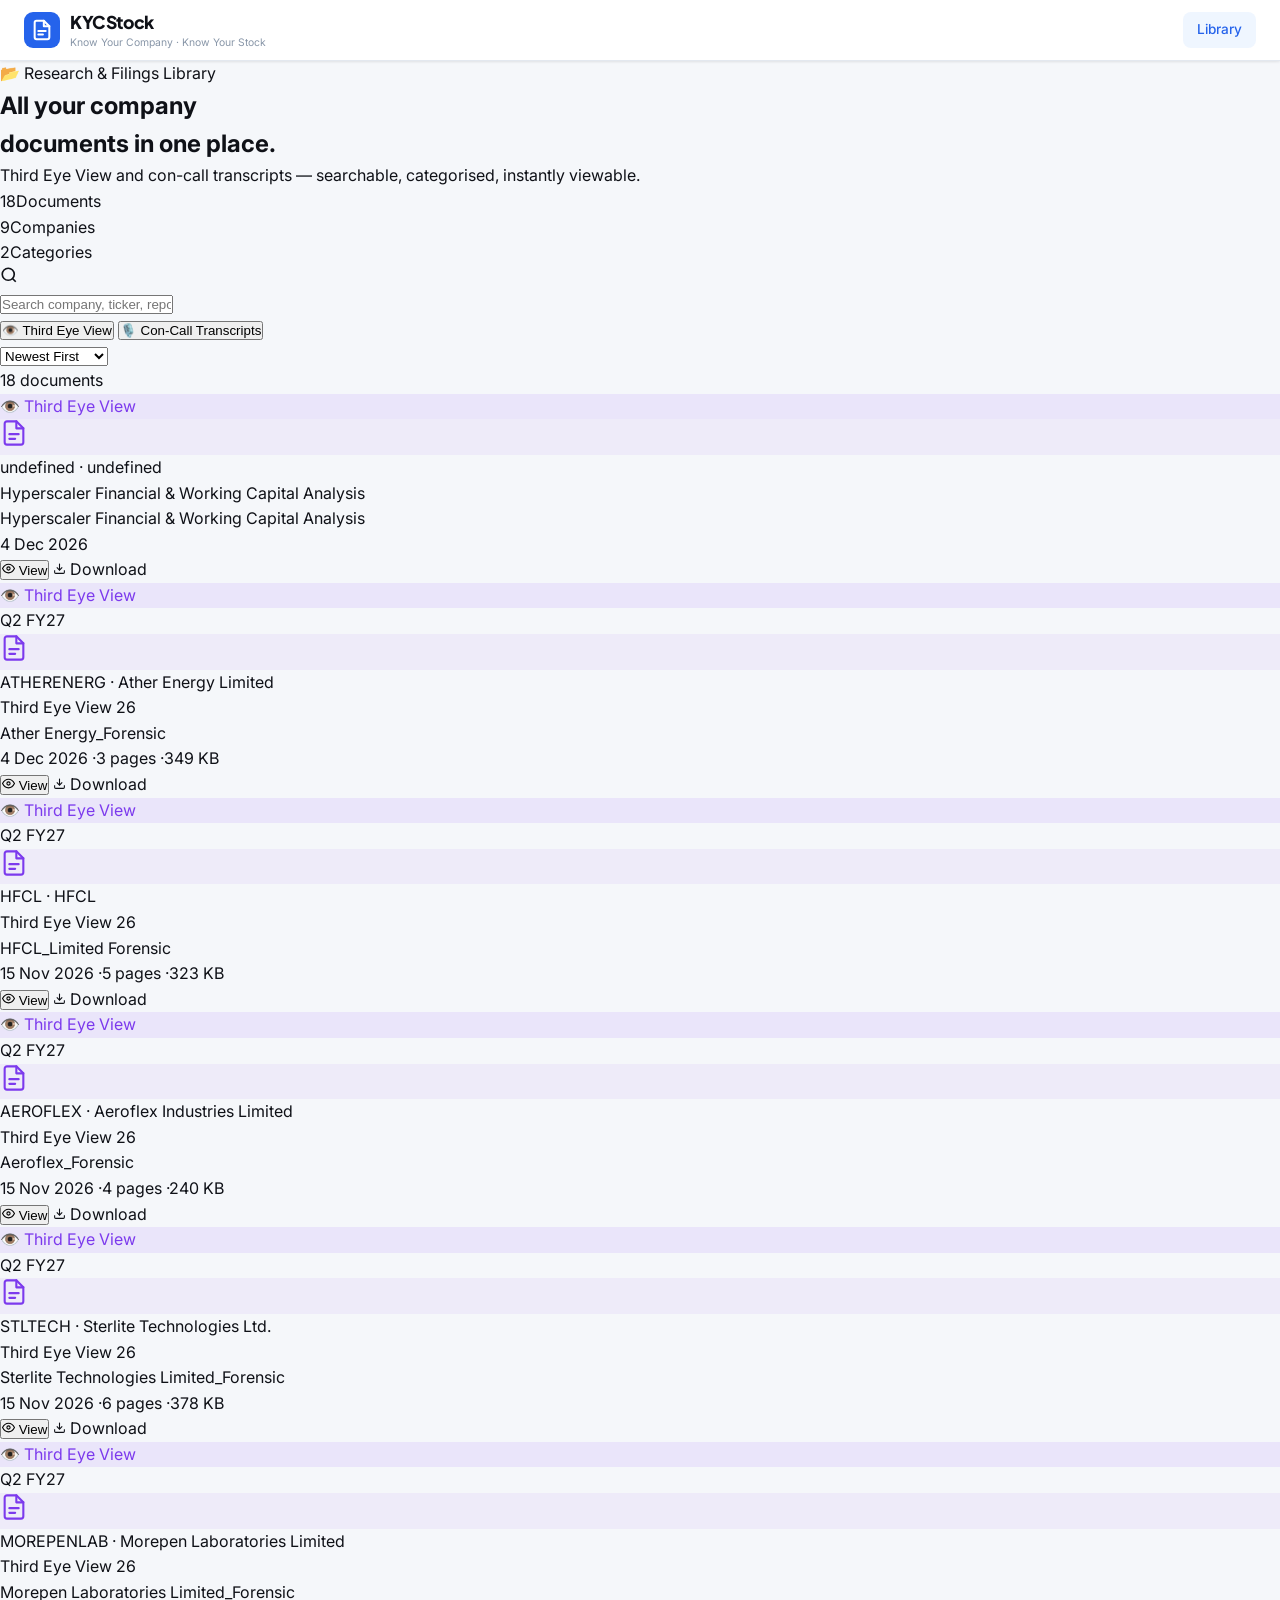
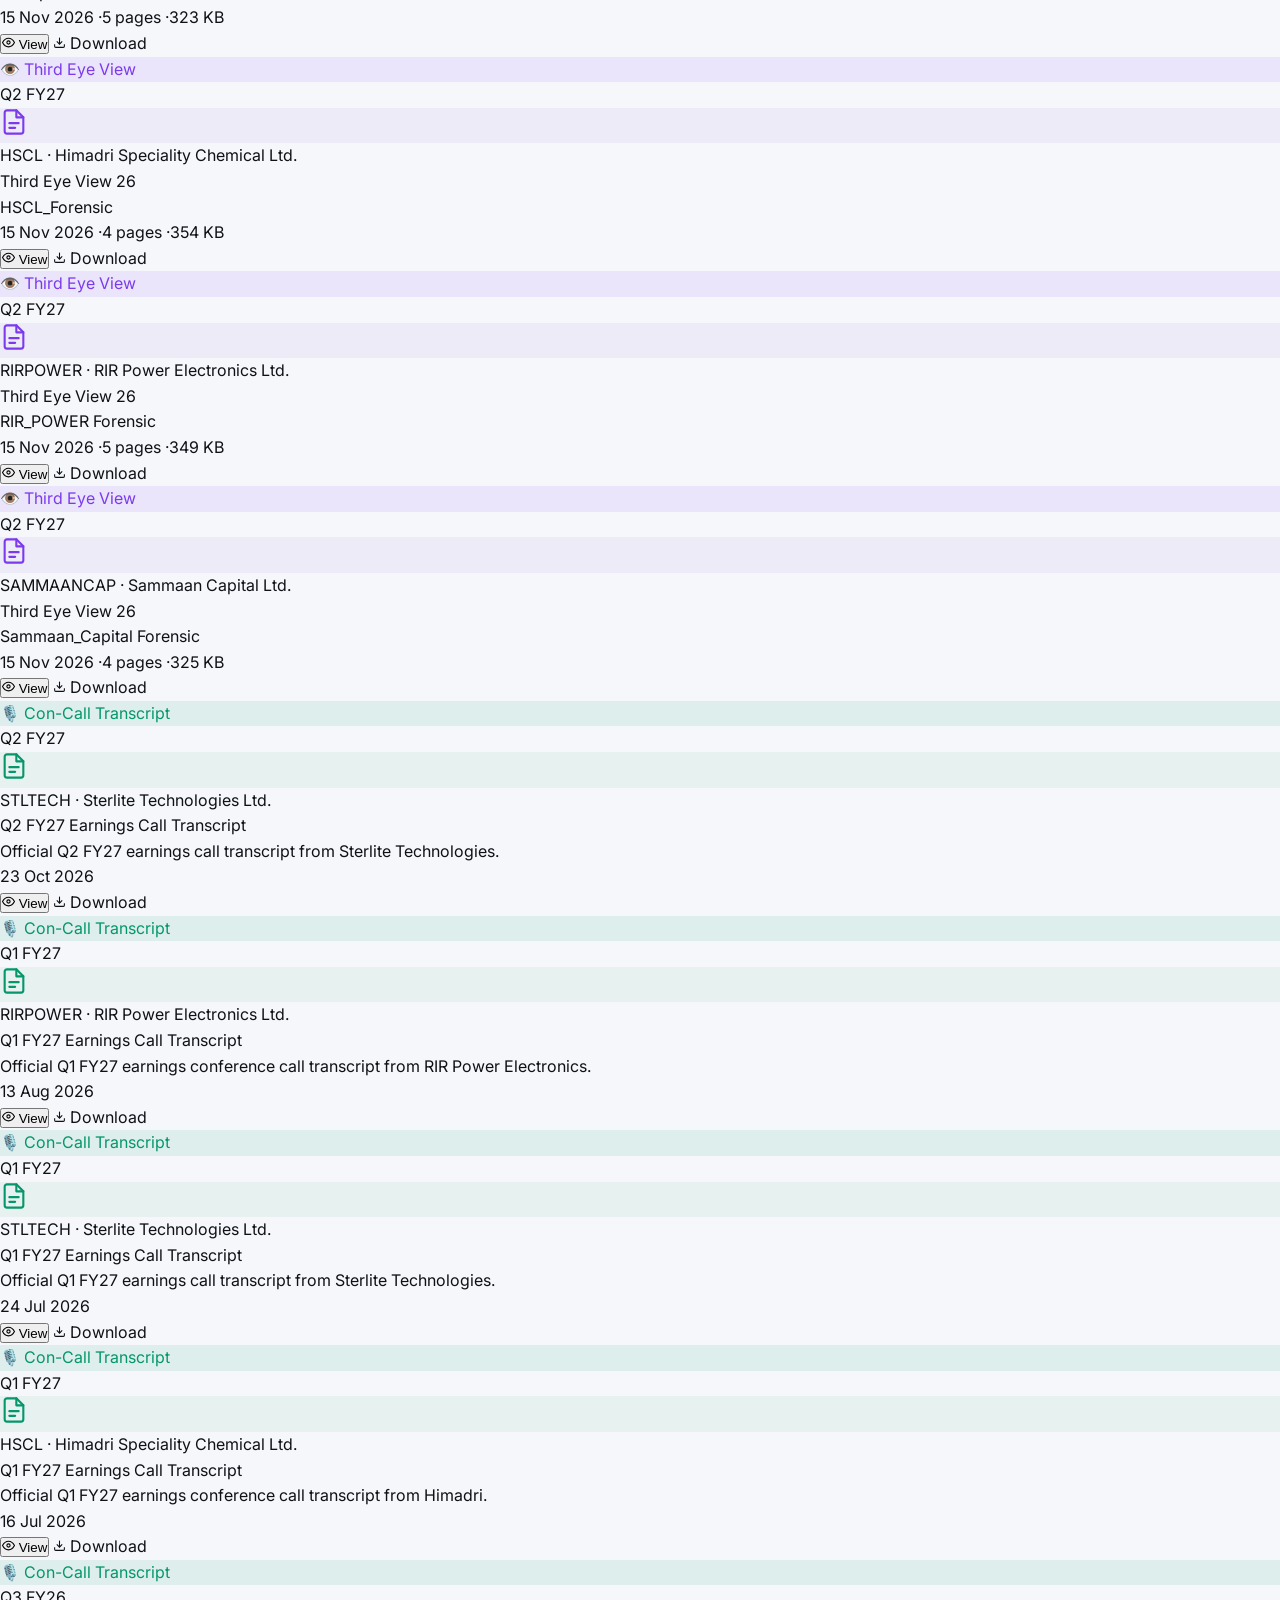
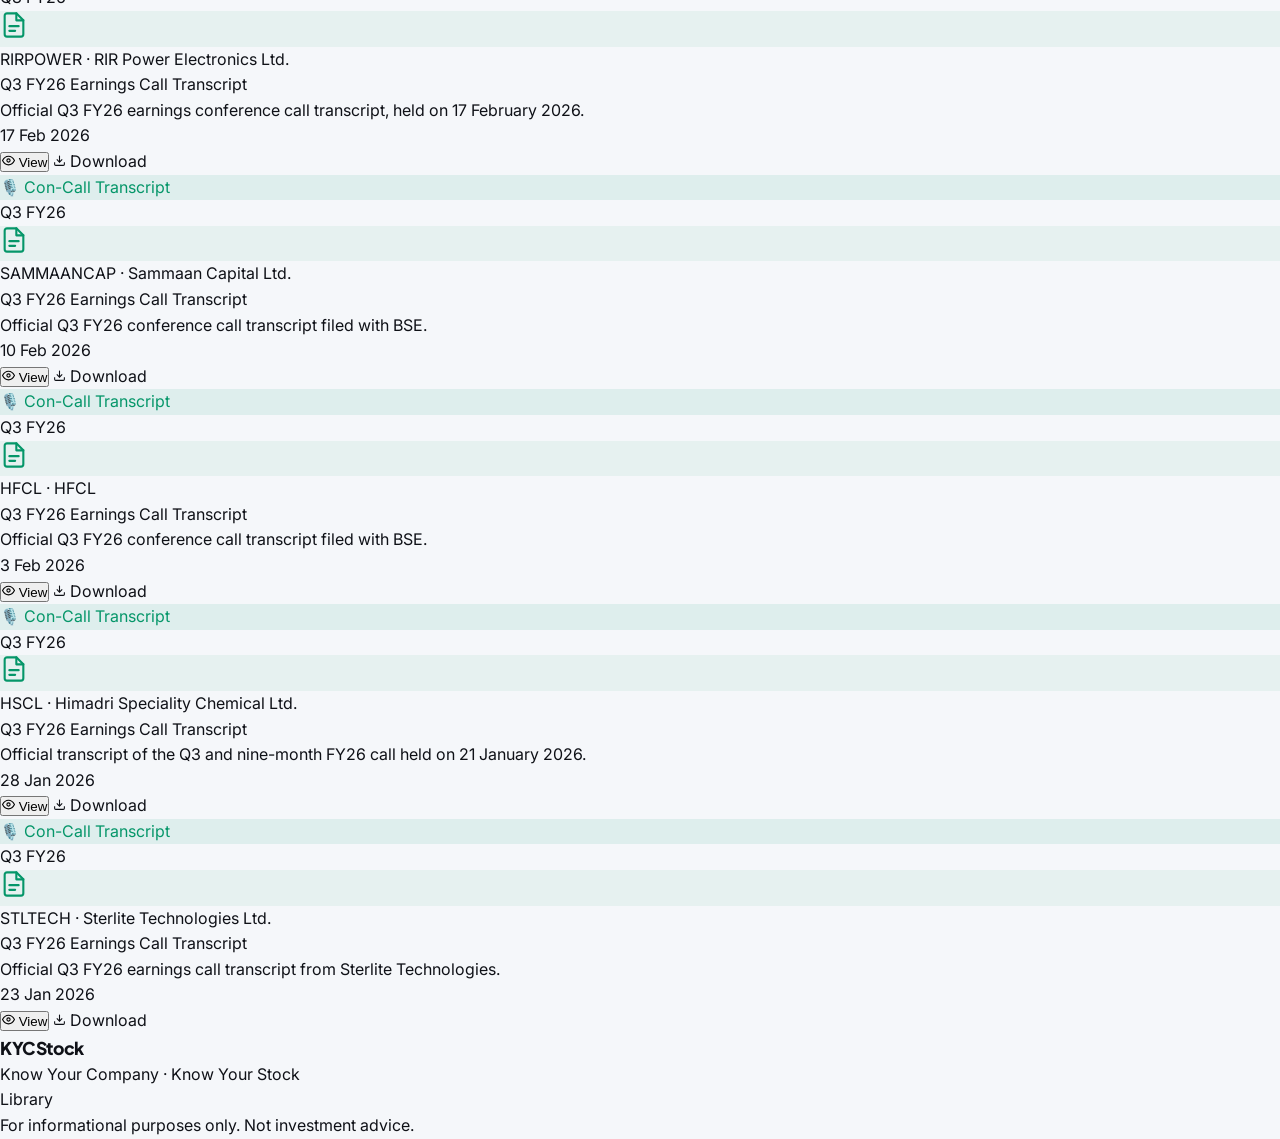
<file: index.html>
<!DOCTYPE html>
<html lang="en">
<head>
  <meta charset="UTF-8" />
  <meta name="viewport" content="width=device-width, initial-scale=1.0" />
  <title>KYCStock — Know Your Company, Know Your Stock</title>
  <link rel="preconnect" href="https://fonts.googleapis.com" />
  <link href="https://fonts.googleapis.com/css2?family=Inter:wght@400;500;600;700&family=Plus+Jakarta+Sans:wght@700;800&display=swap" rel="stylesheet" />
  <link rel="stylesheet" href="style.css" />
</head>
<body>

<!-- ══ TOPBAR ══ -->
<header class="topbar">
  <div class="topbar-inner">
    <a href="index.html" class="brand">
      <div class="brand-logo">
        <svg width="22" height="22" viewBox="0 0 24 24" fill="none" stroke="currentColor" stroke-width="2.2" stroke-linecap="round" stroke-linejoin="round"><path d="M14 2H6a2 2 0 0 0-2 2v16a2 2 0 0 0 2 2h12a2 2 0 0 0 2-2V8l-6-6Z"/><path d="M14 2v6h6"/><path d="M8 13h8"/><path d="M8 17h5"/></svg>
      </div>
      <div>
        <span class="brand-name">KYCStock</span>
        <span class="brand-tag">Know Your Company · Know Your Stock</span>
      </div>
    </a>
    <nav class="topbar-nav">
      <a href="index.html" class="nav-link active">Library</a>
    </nav>
  </div>
</header>

<!-- ══ HERO ══ -->
<section class="hero">
  <div class="hero-inner">
    <div class="hero-left">
      <div class="hero-eyebrow">📂 Research & Filings Library</div>
      <h1>All your company<br /><span class="accent">documents in one place.</span></h1>
      <p class="hero-sub">Third Eye View and con-call transcripts — searchable, categorised, instantly viewable.</p>
      <div class="hero-stats">
        <div class="stat-item"><span class="stat-num" id="stat-total">0</span><span class="stat-lbl">Documents</span></div>
        <div class="stat-sep"></div>
        <div class="stat-item"><span class="stat-num" id="stat-companies">0</span><span class="stat-lbl">Companies</span></div>
        <div class="stat-sep"></div>
        <div class="stat-item"><span class="stat-num" id="stat-cats">2</span><span class="stat-lbl">Categories</span></div>
      </div>
    </div>
    <div class="hero-right">
      <!-- Search box -->
      <div class="search-box">
        <div class="search-icon">
          <svg width="18" height="18" viewBox="0 0 24 24" fill="none" stroke="currentColor" stroke-width="2.2"><circle cx="11" cy="11" r="8"/><line x1="21" y1="21" x2="16.65" y2="16.65"/></svg>
        </div>
        <input type="text" id="search-input" placeholder="Search company, ticker, report type…" autocomplete="off" />
        <button class="search-clear" id="search-clear" hidden>✕</button>
      </div>
    </div>
  </div>
</section>

<!-- ══ FILTER BAR ══ -->
<div class="filter-bar">
  <div class="filter-bar-inner">
    <div class="filter-tabs" id="filter-tabs">
      <button class="filter-tab" data-cat="research">👁️ Third Eye View</button>
      <button class="filter-tab" data-cat="concall">🎙️ Con-Call Transcripts</button>
    </div>
    <div class="filter-sort">
      <select id="sort-select" class="sort-select">
        <option value="date-desc">Newest First</option>
        <option value="date-asc">Oldest First</option>
        <option value="name-asc">Company A–Z</option>
        <option value="name-desc">Company Z–A</option>
      </select>
    </div>
  </div>
</div>

<!-- ══ MAIN CONTENT ══ -->
<main class="main">
  <div class="main-inner">

    <!-- Results bar -->
    <div class="results-bar">
      <span class="results-count" id="results-count">0 documents</span>
      <span class="results-query" id="results-query"></span>
    </div>

    <!-- Document grid -->
    <div class="doc-grid" id="doc-grid">
      <!-- Rendered by JS -->
    </div>

    <!-- Empty state -->
    <div class="empty-state" id="empty-state" hidden>
      <div class="empty-icon">🔍</div>
      <h3>No documents found</h3>
      <p>Try a different search term or category.</p>
      <button class="btn-reset" onclick="resetFilters()">Reset Filters</button>
    </div>

  </div>
</main>

<!-- ══ FOOTER ══ -->
<footer class="footer">
  <div class="footer-inner">
    <div class="footer-brand">
      <span class="brand-name">KYCStock</span>
      <span class="footer-tag">Know Your Company · Know Your Stock</span>
    </div>
    <div class="footer-links">
      <a href="index.html">Library</a>
    </div>
    <div class="footer-note">For informational purposes only. Not investment advice.</div>
  </div>
</footer>

<script src="docs.js"></script>
<script src="app.js"></script>
</body>
</html>
</file>
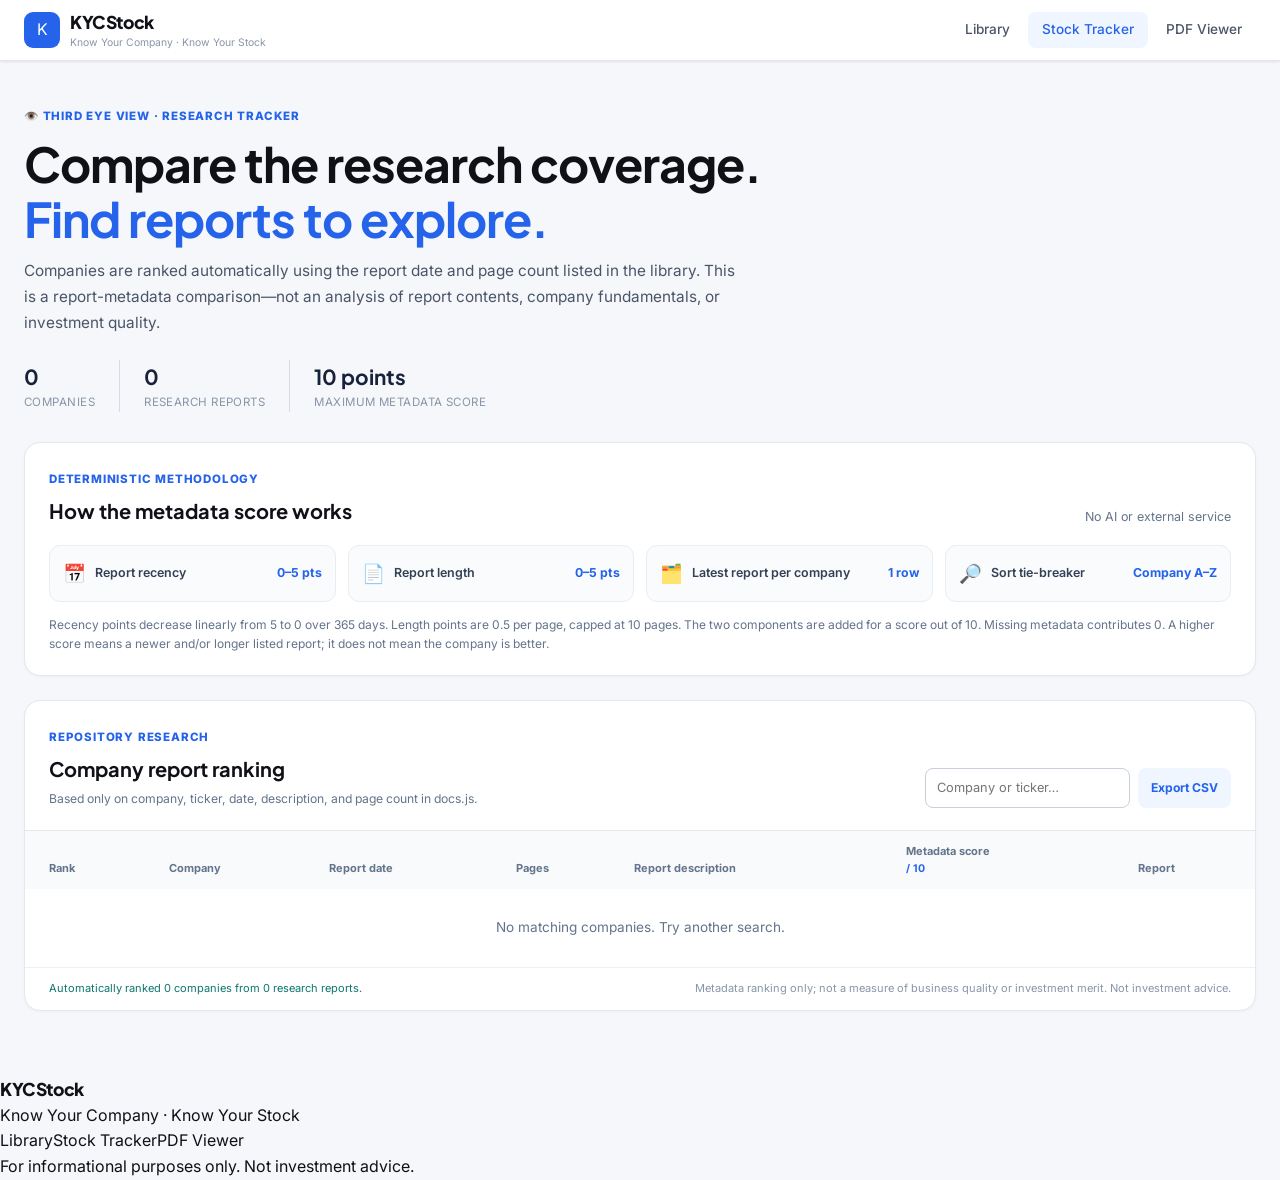
<file: tracker.html>
<!doctype html>
<html lang="en">
<head>
  <meta charset="utf-8">
  <meta name="viewport" content="width=device-width, initial-scale=1">
  <meta name="description" content="Compare companies using research report metadata in the KYCStock library.">
  <title>Research Coverage Tracker — KYCStock</title>
  <link rel="preconnect" href="https://fonts.googleapis.com">
  <link href="https://fonts.googleapis.com/css2?family=Inter:wght@400;500;600;700&family=Plus+Jakarta+Sans:wght@700;800&display=swap" rel="stylesheet">
  <link rel="stylesheet" href="style.css">
  <link rel="stylesheet" href="tracker.css">
</head>
<body>
  <header class="topbar">
    <div class="topbar-inner">
      <a href="index.html" class="brand">
        <div class="brand-logo" aria-hidden="true">K</div>
        <div><span class="brand-name">KYCStock</span><span class="brand-tag">Know Your Company · Know Your Stock</span></div>
      </a>
      <nav class="topbar-nav" aria-label="Main navigation">
        <a href="index.html" class="nav-link">Library</a>
        <a href="tracker.html" class="nav-link active" aria-current="page">Stock Tracker</a>
        <a href="viewer.html" class="nav-link">PDF Viewer</a>
      </nav>
    </div>
  </header>

  <main class="tracker-main">
    <section class="tracker-hero">
      <div class="tracker-eyebrow">👁️ Third Eye View · Research tracker</div>
      <h1>Compare the research coverage.<br><span>Find reports to explore.</span></h1>
      <p>Companies are ranked automatically using the report date and page count listed in the library. This is a report-metadata comparison—not an analysis of report contents, company fundamentals, or investment quality.</p>
      <div class="tracker-stats" aria-live="polite">
        <div><strong id="company-count">0</strong><span>Companies</span></div>
        <div><strong id="scored-count">0</strong><span>Research reports</span></div>
        <div><strong>10 points</strong><span>Maximum metadata score</span></div>
      </div>
    </section>

    <section class="weight-card" aria-label="Ranking methodology">
      <div class="weight-heading"><div><span class="section-kicker">DETERMINISTIC METHODOLOGY</span><h2>How the metadata score works</h2></div><span class="scale-note">No AI or external service</span></div>
      <div class="weight-grid">
        <div><span class="weight-icon">📅</span><span class="weight-label">Report recency</span><b>0–5 pts</b></div>
        <div><span class="weight-icon">📄</span><span class="weight-label">Report length</span><b>0–5 pts</b></div>
        <div><span class="weight-icon">🗂️</span><span class="weight-label">Latest report per company</span><b>1 row</b></div>
        <div><span class="weight-icon">🔎</span><span class="weight-label">Sort tie-breaker</span><b>Company A–Z</b></div>
      </div>
      <p class="formula-note">Recency points decrease linearly from 5 to 0 over 365 days. Length points are 0.5 per page, capped at 10 pages. The two components are added for a score out of 10. Missing metadata contributes 0. A higher score means a newer and/or longer listed report; it does not mean the company is better.</p>
    </section>

    <section class="tracker-panel" aria-labelledby="ranking-heading">
      <div class="tracker-toolbar">
        <div><span class="section-kicker">REPOSITORY RESEARCH</span><h2 id="ranking-heading">Company report ranking</h2><p class="data-note">Based only on company, ticker, date, description, and page count in docs.js.</p></div>
        <div class="tracker-actions">
          <label class="tracker-search-label" for="tracker-search">Search</label>
          <input id="tracker-search" class="tracker-search" type="search" placeholder="Company or ticker…" autocomplete="off">
          <button id="export-csv" class="tracker-button secondary" type="button">Export CSV</button>
        </div>
      </div>
      <div class="table-scroll">
        <table class="ranking-table">
          <thead><tr>
            <th scope="col">Rank</th><th scope="col">Company</th><th scope="col">Report date</th>
            <th scope="col">Pages</th><th scope="col">Report description</th>
            <th scope="col">Metadata score <small>/ 10</small></th><th scope="col">Report</th>
          </tr></thead>
          <tbody id="ranking-rows"></tbody>
        </table>
      </div>
      <div id="empty-results" class="tracker-empty" hidden>No matching companies. Try another search.</div>
      <div class="tracker-footnote"><span id="ranking-status" class="saved-indicator" aria-live="polite">Ranking from repository metadata.</span><span>Metadata ranking only; not a measure of business quality or investment merit. Not investment advice.</span></div>
    </section>
  </main>

  <footer class="footer"><div class="footer-inner"><div class="footer-brand"><span class="brand-name">KYCStock</span><span class="footer-tag">Know Your Company · Know Your Stock</span></div><div class="footer-links"><a href="index.html">Library</a><a href="tracker.html">Stock Tracker</a><a href="viewer.html">PDF Viewer</a></div><div class="footer-note">For informational purposes only. Not investment advice.</div></div></footer>
  <script src="docs.js"></script>
  <script src="tracker.js"></script>
</body>
</html>
</file>
<file: style.css>
/* ===== RESET ===== */
*,*::before,*::after{box-sizing:border-box;margin:0;padding:0}

:root{
  --bg:#f5f7fa;
  --surface:#ffffff;
  --border:#e3e8ef;
  --border2:#c8d0dc;
  --text:#0f1117;
  --text2:#4a5568;
  --text3:#8896a8;
  --accent:#2563eb;
  --accent-light:#eff6ff;
  --green:#059669;
  --red:#dc2626;
  --radius:12px;
  --radius-lg:16px;
  --shadow:0 1px 3px rgba(0,0,0,0.06),0 1px 2px rgba(0,0,0,0.04);
  --shadow-md:0 4px 16px rgba(0,0,0,0.08);
}

html{scroll-behavior:smooth}
body{font-family:'Inter',sans-serif;background:var(--bg);color:var(--text);line-height:1.6;min-height:100vh;-webkit-font-smoothing:antialiased}
a{text-decoration:none;color:inherit}

/* ===== TOPBAR ===== */
.topbar{position:sticky;top:0;z-index:100;background:var(--surface);border-bottom:1px solid var(--border);box-shadow:var(--shadow)}
.topbar-inner{max-width:1300px;margin:0 auto;padding:0 24px;height:60px;display:flex;align-items:center;justify-content:space-between;gap:16px}
.brand{display:flex;align-items:center;gap:10px;text-decoration:none}
.brand-logo{width:36px;height:36px;background:var(--accent);border-radius:9px;display:flex;align-items:center;justify-content:center;color:#fff;flex-shrink:0}
.brand-name{font-family:'Plus Jakarta Sans',sans-serif;font-size:1.1rem;font-weight:800;color:var(--text);letter-spacing:-0.4px;display:block}
.brand-tag{font-size:0.65rem;color:var(--text3);display:block;margin-top:-1px}
.topbar-nav{display:flex;gap:4px}
.nav-link{padding:7px 14px;border-radius:8px;font-size:0.85rem;font-weight:500;color:var(--text2);transition:all 0.15s}
.nav-link:hover,.nav-link.active{background:var(--accent-light);color:var(--accent)}

/* ===== VIEWER PAGE ===== */
.viewer-page{overflow:hidden}
.viewer-topbar-right{display:flex;align-items:center;gap:12px}
.viewer-doc-info{display:flex;flex-direction:column;gap:1px;max-width:420px;overflow:hidden}
.viewer-doc-company{font-size:0.7rem;text-transform:uppercase;letter-spacing:0.5px;color:var(--accent);font-weight:700;white-space:nowrap;overflow:hidden;text-overflow:ellipsis}
.viewer-doc-title{font-size:0.85rem;font-weight:600;color:var(--text);white-space:nowrap;overflow:hidden;text-overflow:ellipsis}
.viewer-actions{display:flex;gap:8px;align-items:center;flex-wrap:wrap}
.btn-viewer{display:inline-flex;align-items:center;gap:6px;padding:7px 14px;border-radius:8px;font-size:0.82rem;font-weight:600;text-decoration:none;transition:all 0.15s;cursor:pointer;border:none}
.btn-download{background:var(--accent);color:#fff}
.btn-download:hover{background:#1d4ed8}
.btn-open{background:var(--bg);color:var(--text2);border:1px solid var(--border)}
.btn-open:hover{background:var(--border)}
.btn-back{background:none;color:var(--text3);font-size:0.82rem;padding:7px 10px}
.btn-back:hover{color:var(--accent)}

/* ===== VIEWER SHELL ===== */
.viewer-shell{display:flex;height:calc(100vh - 60px);overflow:hidden}
.viewer-sidebar{width:280px;flex-shrink:0;background:var(--surface);border-right:1px solid var(--border);overflow-y:auto;display:flex;flex-direction:column}
.vsb-header{padding:16px 18px 12px;border-bottom:1px solid var(--border)}
.vsb-title{font-size:0.75rem;font-weight:700;text-transform:uppercase;letter-spacing:0.7px;color:var(--text3)}
.vsb-body{padding:16px 18px;border-bottom:1px solid var(--border)}
.vsb-row{display:flex;flex-direction:column;gap:2px;margin-bottom:12px}
.vsb-label{font-size:0.68rem;text-transform:uppercase;letter-spacing:0.5px;color:var(--text3)}
.vsb-val{font-size:0.85rem;font-weight:600;color:var(--text)}
.vsb-desc-label{font-size:0.68rem;text-transform:uppercase;letter-spacing:0.5px;color:var(--text3);margin-bottom:5px}
.vsb-desc{font-size:0.82rem;color:var(--text2);line-height:1.6}
.vsb-related{padding:16px 18px;flex:1}
.vsb-related-list{display:flex;flex-direction:column;gap:8px;margin-top:10px}
.related-item{display:flex;flex-direction:column;gap:2px;padding:10px;background:var(--bg);border:1px solid var(--border);border-radius:9px;text-decoration:none;transition:all 0.15s}
.related-item:hover{border-color:var(--accent);background:var(--accent-light)}
.related-title{font-size:0.8rem;font-weight:600;color:var(--text);line-height:1.4}
.related-date{font-size:0.72rem;color:var(--text3)}

/* ===== PDF READER ===== */
.viewer-main{flex:1;position:relative;background:#eef2f6;overflow:hidden;display:flex;flex-direction:column}
.viewer-toolbar{display:flex;align-items:center;justify-content:space-between;gap:12px;padding:12px 18px;border-bottom:1px solid var(--border);background:var(--surface);z-index:2}
.viewer-toolbar-group{display:flex;align-items:center;gap:8px}
.viewer-tool{padding:8px 12px;border:1px solid var(--border);background:var(--bg);color:var(--text2);border-radius:8px;font-size:0.8rem;font-weight:600;cursor:pointer;transition:all 0.15s}
.viewer-tool:hover{border-color:var(--accent);color:var(--accent)}
.page-indicator{font-size:0.78rem;font-weight:600;color:var(--text2);min-width:110px;text-align:center}
.pdf-canvas-wrap{flex:1;overflow:auto;padding:18px;background:#e7ebf0;display:flex;justify-content:center;align-items:flex-start}
#pdf-canvas{display:block;max-width:100%;height:auto;background:#fff;box-shadow:0 10px 24px rgba(15,17,23,0.08);border:1px solid rgba(148,163,184,0.3)}
.pdf-loading{position:absolute;inset:0;display:flex;flex-direction:column;align-items:center;justify-content:center;gap:16px;background:rgba(245,247,250,0.9);z-index:10}
.pdf-spinner{width:40px;height:40px;border:3px solid var(--border);border-top-color:var(--accent);border-radius:50%;animation:spin 0.8s linear infinite}
@keyframes spin{to{transform:rotate(360deg)}}
.pdf-loading-text{font-size:0.88rem;color:var(--text3)}
.pdf-fallback{position:absolute;inset:0;display:flex;flex-direction:column;align-items:center;justify-content:center;gap:16px;background:#f5f7fa;z-index:8}
.fallback-icon{font-size:3rem}
.pdf-fallback h3{font-size:1rem;color:var(--text)}
.pdf-fallback p{font-size:0.85rem;color:var(--text3);max-width:420px;text-align:center}
.fallback-actions{display:flex;gap:12px;flex-wrap:wrap;justify-content:center}
.btn-primary{padding:10px 22px;background:var(--accent);color:#fff;border-radius:8px;font-weight:600;font-size:0.88rem;text-decoration:none}
.btn-secondary{padding:10px 22px;background:var(--bg);color:var(--text2);border:1px solid var(--border);border-radius:8px;font-weight:600;font-size:0.88rem;text-decoration:none}

/* ===== RESPONSIVE ===== */
@media(max-width:900px){
  .viewer-sidebar{display:none}
  .viewer-doc-info{display:none}
  .viewer-toolbar{padding:10px 12px}
}
@media(max-width:640px){
  .viewer-toolbar{flex-direction:column;align-items:flex-start}
  .viewer-toolbar-group{width:100%;justify-content:space-between}
  .page-indicator{min-width:unset}
  .viewer-actions{justify-content:flex-end}
}
</file>
<file: tracker.css>
/* Third Eye View tracker page */
.tracker-main{max-width:1440px;margin:0 auto;padding:36px 24px 64px}
.tracker-hero{padding:10px 0 30px}
.tracker-eyebrow,.section-kicker{font-size:.72rem;font-weight:800;letter-spacing:.8px;text-transform:uppercase;color:#2563eb}
.tracker-hero h1{font-family:'Plus Jakarta Sans',sans-serif;font-size:clamp(2rem,4vw,3rem);line-height:1.13;letter-spacing:-1px;margin:12px 0}
.tracker-hero h1 span{color:#2563eb}
.tracker-hero>p{max-width:720px;color:#4a5568;font-size:.96rem;line-height:1.7}
.tracker-stats{display:flex;gap:0;margin-top:24px}
.tracker-stats>div{display:flex;flex-direction:column;padding:0 24px;border-left:1px solid #d5dce6}
.tracker-stats>div:first-child{padding-left:0;border-left:0}
.tracker-stats strong{font-family:'Plus Jakarta Sans',sans-serif;font-size:1.3rem;color:#17233a}
.tracker-stats span{font-size:.72rem;color:#8896a8;text-transform:uppercase;letter-spacing:.45px}
.weight-card,.tracker-panel{background:#fff;border:1px solid #e3e8ef;border-radius:16px;box-shadow:0 1px 3px #0000000a}
.weight-card{padding:22px 24px;margin-bottom:24px}
.weight-heading{display:flex;justify-content:space-between;align-items:end;gap:12px;margin-bottom:18px}
.weight-heading h2,.tracker-toolbar h2{font-family:'Plus Jakarta Sans',sans-serif;font-size:1.25rem;margin-top:4px}
.scale-note{font-size:.78rem;color:#64748b}
.weight-grid{display:grid;grid-template-columns:repeat(4,minmax(0,1fr));gap:12px}
.weight-grid>div{display:grid;grid-template-columns:auto 1fr auto;align-items:center;gap:9px;padding:13px;border:1px solid #e8edf4;border-radius:11px;background:#fafbfd}
.weight-icon{font-size:1.15rem}.weight-label{font-size:.78rem;font-weight:600;color:#334155}.weight-grid b{font-size:.77rem;color:#2563eb}
.formula-note{font-size:.75rem;line-height:1.55;color:#64748b;margin-top:14px}
.tracker-panel{overflow:hidden}.tracker-toolbar{padding:22px 24px;display:flex;align-items:end;justify-content:space-between;gap:18px}
.data-note{font-size:.76rem;color:#64748b;margin-top:4px}
.tracker-actions{display:flex;align-items:center;gap:8px;flex-wrap:wrap;justify-content:flex-end}
.tracker-search-label{position:absolute;width:1px;height:1px;padding:0;margin:-1px;overflow:hidden;clip:rect(0,0,0,0);white-space:nowrap;border:0}
.tracker-search{width:205px;border:1px solid #c8d0dc;border-radius:8px;padding:9px 11px;font:inherit;font-size:.8rem;outline:none}.tracker-search:focus,.score-input:focus{border-color:#2563eb;box-shadow:0 0 0 3px #2563eb20}
.tracker-button{border:1px solid transparent;border-radius:8px;padding:9px 12px;font:inherit;font-size:.76rem;font-weight:700;cursor:pointer;white-space:nowrap}
.tracker-button.secondary{background:#eff6ff;color:#2563eb}.tracker-button.danger{background:#fff5f5;color:#b91c1c;border-color:#fee2e2}.tracker-button:hover{filter:brightness(.97)}
.table-scroll{overflow-x:auto;border-top:1px solid #e3e8ef}
.ranking-table{width:100%;border-collapse:collapse;min-width:1050px;text-align:left}
.ranking-table th{padding:13px 10px;background:#f8fafc;color:#64748b;font-size:.69rem;line-height:1.35;vertical-align:bottom;white-space:normal}
.ranking-table th:first-child,.ranking-table td:first-child{padding-left:24px}
.ranking-table th small{display:block;color:#2563eb;font-size:.66rem;margin-top:3px}
.ranking-table td{padding:12px 10px;border-top:1px solid #edf0f4;font-size:.78rem;vertical-align:middle}
.ranking-table tbody tr:hover{background:#fbfdff}
.rank-cell{font-weight:800;color:#2563eb;width:55px}.company-cell strong,.company-cell span{display:block}.company-cell strong{font-size:.79rem;min-width:160px}.company-cell span{font-size:.68rem;color:#8896a8;margin-top:3px}
.score-input{width:76px;padding:8px 7px;border:1px solid #d7dee8;border-radius:7px;background:#fff;color:#17233a;font:inherit;font-size:.8rem;text-align:center;outline:none}.score-input::placeholder{color:#b4bdc9}
.total-cell{min-width:120px}.overall-score{display:block;font-family:'Plus Jakarta Sans',sans-serif;font-size:1rem;color:#0f766e}.score-bar{display:block;width:70px;height:4px;border-radius:4px;background:#e7edf4;margin-top:5px;overflow:hidden}.score-bar i{display:block;height:100%;background:#10b981;border-radius:4px}.unscored{font-size:.68rem;color:#94a3b8}
.report-link{color:#2563eb;font-size:.73rem;font-weight:700;white-space:nowrap}.report-link:hover{text-decoration:underline}
.tracker-empty{padding:28px;text-align:center;color:#64748b;font-size:.85rem}
.tracker-footnote{display:flex;justify-content:space-between;gap:12px;padding:12px 24px;color:#8896a8;font-size:.69rem;border-top:1px solid #edf0f4}.saved-indicator{color:#0f766e}
.sr-only{position:absolute;width:1px;height:1px;padding:0;margin:-1px;overflow:hidden;clip:rect(0,0,0,0);white-space:nowrap;border:0}
@media(max-width:850px){.weight-grid{grid-template-columns:repeat(2,minmax(0,1fr))}.tracker-toolbar{align-items:flex-start;flex-direction:column}.tracker-actions{justify-content:flex-start;width:100%}.tracker-search{flex:1;min-width:160px}}
@media(max-width:560px){.tracker-main{padding:24px 14px 44px}.weight-card{padding:18px 14px}.weight-grid{grid-template-columns:1fr 1fr;gap:8px}.weight-grid>div{grid-template-columns:auto 1fr;gap:6px;padding:10px}.weight-grid b{grid-column:2}.weight-label{font-size:.7rem}.weight-heading{align-items:flex-start;flex-direction:column}.tracker-stats>div{padding:0 13px}.tracker-stats strong{font-size:1.08rem}.tracker-stats span{font-size:.62rem}.tracker-toolbar{padding:18px 14px}.tracker-actions{gap:6px}.tracker-search{order:-1;flex-basis:100%}.tracker-footnote{padding:12px 14px;flex-direction:column}.topbar-nav{display:flex}.nav-link{padding:7px 8px;font-size:.72rem}}
</file>
